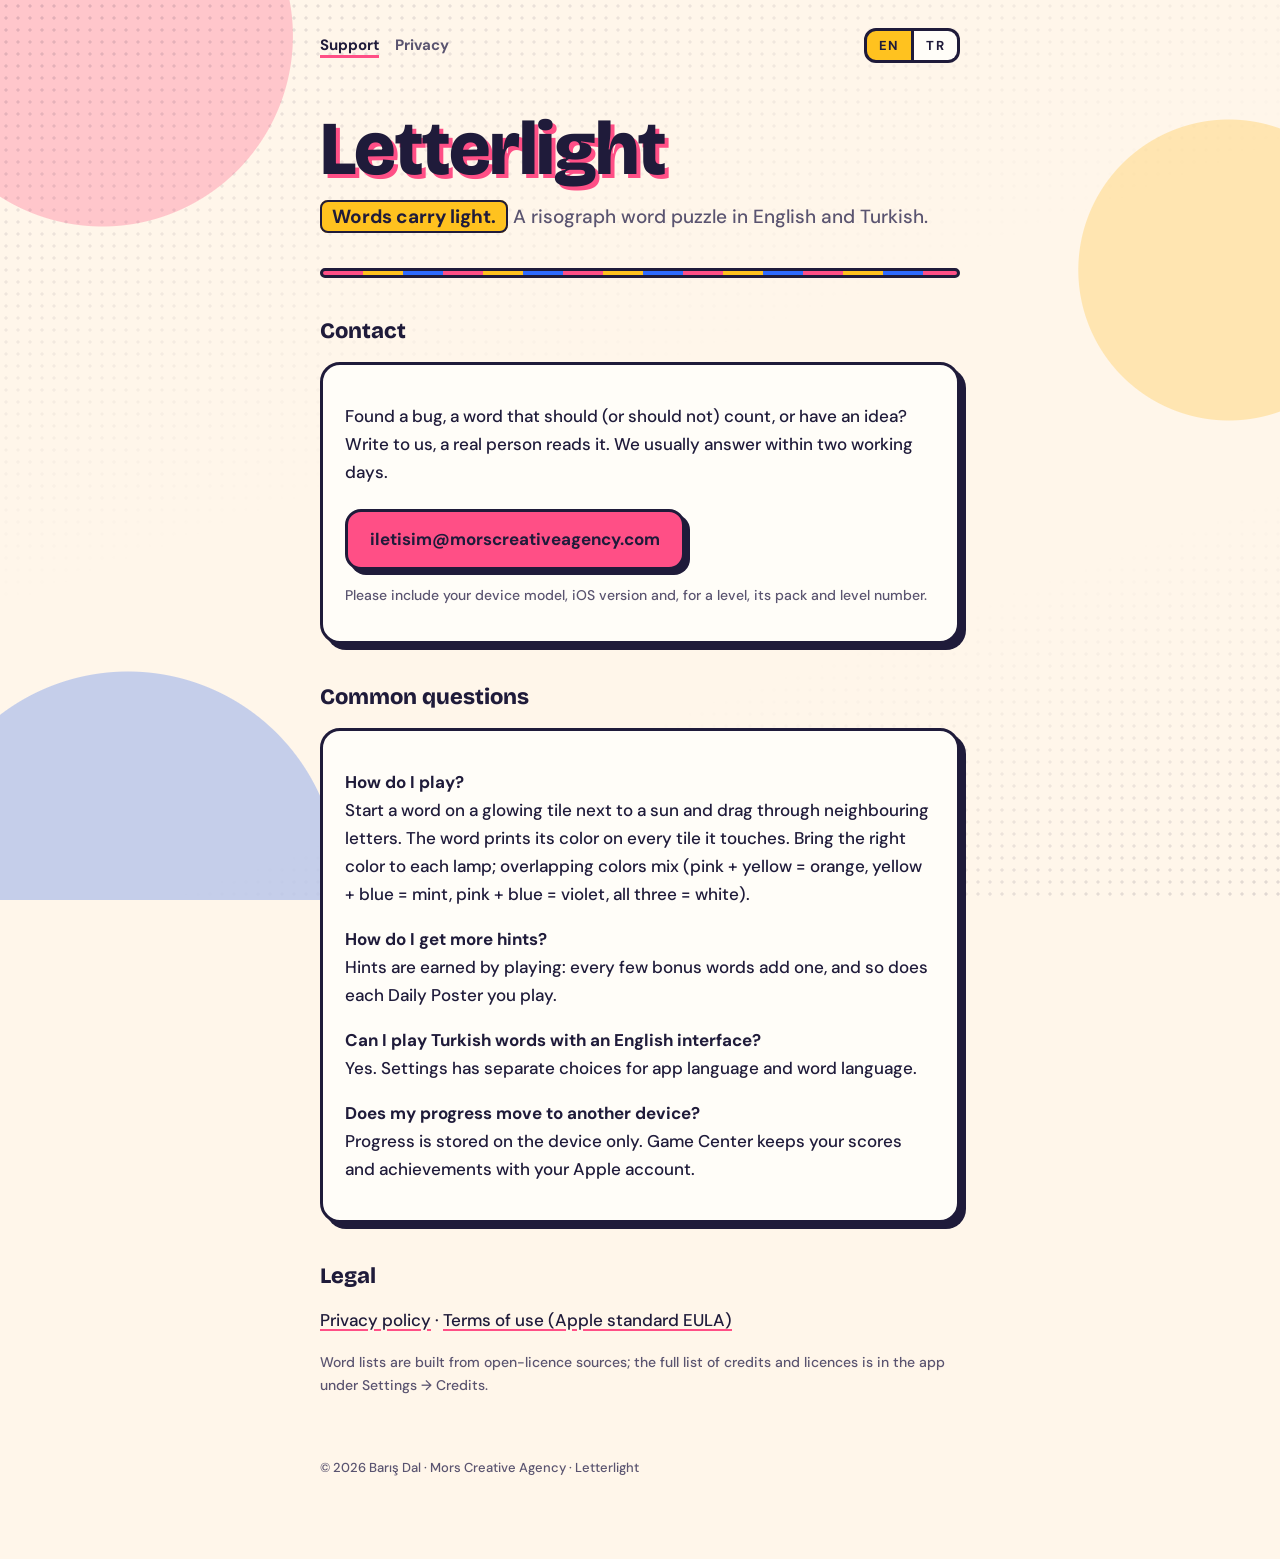
<file: index.html>
<!doctype html>
<html lang="en" data-l="en"><head>
<title>Letterlight · Support / Destek</title>
<meta charset="utf-8"><meta name="viewport" content="width=device-width,initial-scale=1"><meta name="color-scheme" content="light dark"><meta name="theme-color" content="#FFF6EA" media="(prefers-color-scheme: light)"><meta name="theme-color" content="#16132A" media="(prefers-color-scheme: dark)">
<link rel="preconnect" href="https://fonts.googleapis.com"><link rel="preconnect" href="https://fonts.gstatic.com" crossorigin>
<link href="https://fonts.googleapis.com/css2?family=Bricolage+Grotesque:opsz,wght@12..96,800&family=DM+Sans:wght@500;700&display=swap" rel="stylesheet"><link rel="stylesheet" href="style.css">
<meta name="description" content="Letterlight: Words carry light. Support and contact. / Letterlight destek ve iletişim.">
</head><body><div class="wrap">
<nav><div><a class="on" href="./"><span lang="en">Support</span><span lang="tr">Destek</span></a><a href="privacy.html"><span lang="en">Privacy</span><span lang="tr">Gizlilik</span></a></div>
<div class="lang"><button data-l="en">EN</button><button data-l="tr">TR</button></div></nav>

<h1 class="logo">Letterlight</h1>
<p class="tag" lang="en"><b>Words carry light.</b> A risograph word puzzle in English and Turkish.</p>
<p class="tag" lang="tr"><b>Kelimeler ışık taşır.</b> Türkçe ve İngilizce, risograf baskı tadında bir kelime bulmacası.</p>
<div class="rule"></div>

<h2><span lang="en">Contact</span><span lang="tr">İletişim</span></h2>
<div class="card">
<p lang="en">Found a bug, a word that should (or should not) count, or have an idea? Write to us, a real person reads it. We usually answer within two working days.</p>
<p lang="tr">Bir hata mı buldun, kabul edilmesi (ya da edilmemesi) gereken bir kelime mi var, ya da bir fikrin mi? Yaz, gerçek bir insan okur. Genelde iki iş günü içinde cevap veriyoruz.</p>
<a class="mail" href="mailto:iletisim@morscreativeagency.com?subject=Letterlight">iletisim@morscreativeagency.com</a>
<p class="small" lang="en">Please include your device model, iOS version and, for a level, its pack and level number.</p>
<p class="small" lang="tr">Yazarken cihaz modelini, iOS sürümünü ve bir bölümle ilgiliyse paket ve bölüm numarasını eklersen çok yardımcı olur.</p>
</div>

<h2><span lang="en">Common questions</span><span lang="tr">Sık sorulanlar</span></h2>
<div class="card" lang="en">
<p><b>How do I play?</b><br>Start a word on a glowing tile next to a sun and drag through neighbouring letters. The word prints its color on every tile it touches. Bring the right color to each lamp; overlapping colors mix (pink + yellow = orange, yellow + blue = mint, pink + blue = violet, all three = white).</p>
<p><b>How do I get more hints?</b><br>Hints are earned by playing: every few bonus words add one, and so does each Daily Poster you play.</p>
<p><b>Can I play Turkish words with an English interface?</b><br>Yes. Settings has separate choices for app language and word language.</p>
<p><b>Does my progress move to another device?</b><br>Progress is stored on the device only. Game Center keeps your scores and achievements with your Apple account.</p>
</div>
<div class="card" lang="tr">
<p><b>Nasıl oynanır?</b><br>Bir güneşin yanındaki parlayan harften başla, parmağını komşu harflerin üzerinde gezdir. Kelime, değdiği her kareye rengini basar. Her lambaya istediği rengi ulaştır; üst üste gelen renkler karışır (pembe + sarı = turuncu, sarı + mavi = nane yeşili, pembe + mavi = mor, üçü birden = beyaz).</p>
<p><b>Daha fazla ipucunu nasıl alırım?</b><br>İpuçları oynayarak kazanılır: birkaç bonus kelimede bir ipucu gelir, oynadığın her Günün Posteri de bir ipucu kazandırır.</p>
<p><b>İngilizce kelimelerle Türkçe arayüzde oynayabilir miyim?</b><br>Evet. Ayarlar'da uygulama dili ve kelime dili ayrı ayrı seçilir.</p>
<p><b>İlerlemem başka cihaza geçer mi?</b><br>İlerleme yalnızca cihazda saklanır. Game Center skorların ve başarımların Apple hesabına bağlıdır.</p>
</div>

<h2><span lang="en">Legal</span><span lang="tr">Hukuki</span></h2>
<p><a href="privacy.html"><span lang="en">Privacy policy</span><span lang="tr">Gizlilik politikası</span></a> ·
<a href="https://www.apple.com/legal/internet-services/itunes/dev/stdeula/"><span lang="en">Terms of use (Apple standard EULA)</span><span lang="tr">Kullanım koşulları (Apple standart EULA)</span></a></p>
<p class="small" lang="en">Word lists are built from open-licence sources; the full list of credits and licences is in the app under Settings → Credits.</p>
<p class="small" lang="tr">Kelime listeleri açık lisanslı kaynaklardan derlenmiştir; kaynakların ve lisansların tam listesi uygulamada Ayarlar → Emeği Geçenler bölümündedir.</p>

<footer>© 2026 Barış Dal · Mors Creative Agency · Letterlight</footer>
</div><script src="lang.js"></script></body></html>
</file>
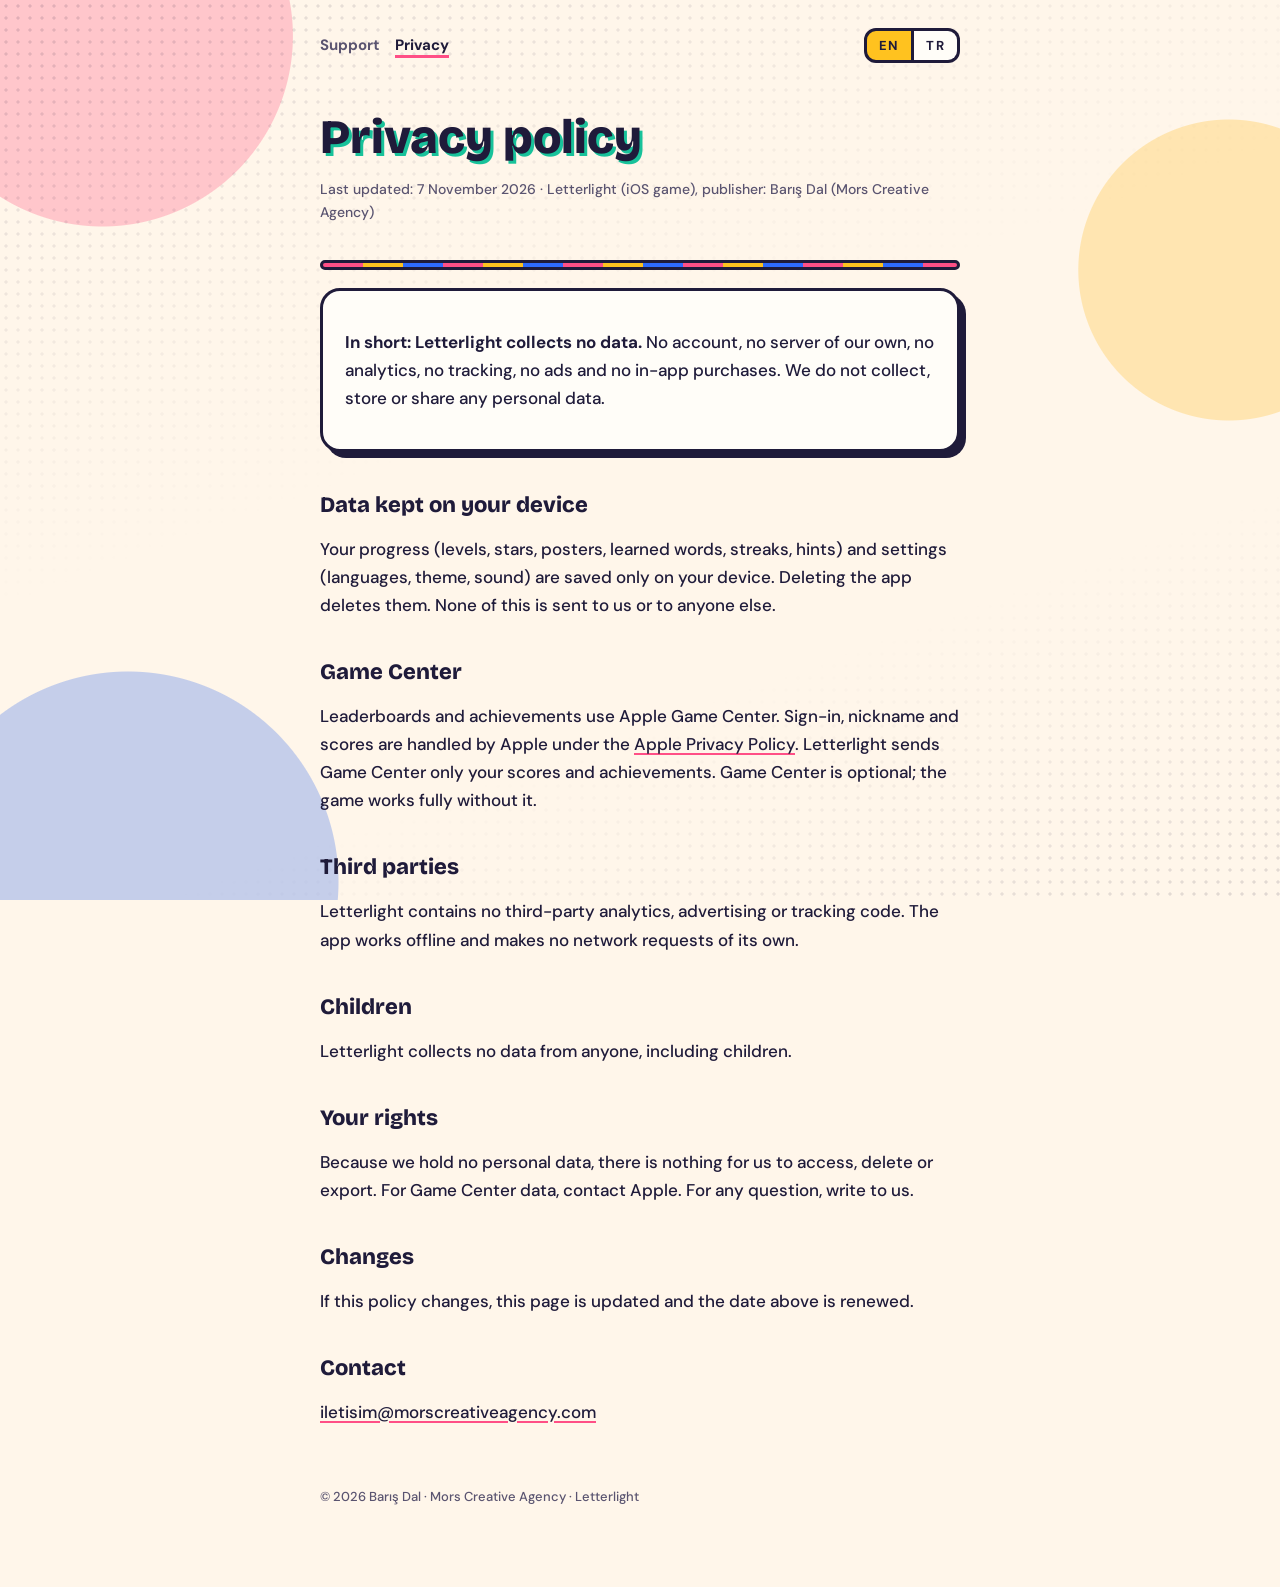
<file: privacy.html>
<!doctype html>
<html lang="en" data-l="en"><head>
<title>Letterlight · Privacy / Gizlilik</title>
<meta charset="utf-8"><meta name="viewport" content="width=device-width,initial-scale=1"><meta name="color-scheme" content="light dark"><meta name="theme-color" content="#FFF6EA" media="(prefers-color-scheme: light)"><meta name="theme-color" content="#16132A" media="(prefers-color-scheme: dark)">
<link rel="preconnect" href="https://fonts.googleapis.com"><link rel="preconnect" href="https://fonts.gstatic.com" crossorigin>
<link href="https://fonts.googleapis.com/css2?family=Bricolage+Grotesque:opsz,wght@12..96,800&family=DM+Sans:wght@500;700&display=swap" rel="stylesheet"><link rel="stylesheet" href="style.css">
<meta name="description" content="Letterlight privacy policy: no data collected. / Letterlight gizlilik politikası: veri toplanmaz.">
</head><body><div class="wrap">
<nav><div><a href="./"><span lang="en">Support</span><span lang="tr">Destek</span></a><a class="on" href="privacy.html"><span lang="en">Privacy</span><span lang="tr">Gizlilik</span></a></div>
<div class="lang"><button data-l="en">EN</button><button data-l="tr">TR</button></div></nav>

<h1 class="page" lang="en">Privacy policy</h1>
<h1 class="page" lang="tr">Gizlilik politikası</h1>
<p class="small" lang="en">Last updated: 7 November 2026 · Letterlight (iOS game), publisher: Barış Dal (Mors Creative Agency)</p>
<p class="small" lang="tr">Son güncelleme: 7 Kasım 2026 · Letterlight (iOS oyunu), yayıncı: Barış Dal (Mors Creative Agency)</p>
<div class="rule"></div>

<div lang="en">
<div class="card"><p><b>In short: Letterlight collects no data.</b> No account, no server of our own, no analytics, no tracking, no ads and no in-app purchases. We do not collect, store or share any personal data.</p></div>

<h2>Data kept on your device</h2>
<p>Your progress (levels, stars, posters, learned words, streaks, hints) and settings (languages, theme, sound) are saved only on your device. Deleting the app deletes them. None of this is sent to us or to anyone else.</p>

<h2>Game Center</h2>
<p>Leaderboards and achievements use Apple Game Center. Sign-in, nickname and scores are handled by Apple under the <a href="https://www.apple.com/legal/privacy/">Apple Privacy Policy</a>. Letterlight sends Game Center only your scores and achievements. Game Center is optional; the game works fully without it.</p>

<h2>Third parties</h2>
<p>Letterlight contains no third-party analytics, advertising or tracking code. The app works offline and makes no network requests of its own.</p>

<h2>Children</h2>
<p>Letterlight collects no data from anyone, including children.</p>

<h2>Your rights</h2>
<p>Because we hold no personal data, there is nothing for us to access, delete or export. For Game Center data, contact Apple. For any question, write to us.</p>

<h2>Changes</h2>
<p>If this policy changes, this page is updated and the date above is renewed.</p>
</div>

<div lang="tr">
<div class="card"><p><b>Kısaca: Letterlight hiçbir veri toplamaz.</b> Hesap yok, kendi sunucumuz yok, analiz yok, izleme yok, reklam yok, uygulama içi satın alma yok. Hiçbir kişisel veriyi toplamaz, saklamaz ve paylaşmayız.</p></div>

<h2>Cihazda saklanan veriler</h2>
<p>İlerlemen (bölümler, yıldızlar, posterler, öğrendiğin kelimeler, seriler, ipuçları) ve ayarların (diller, tema, ses) yalnızca cihazında saklanır. Uygulamayı silmek bunları da siler. Bu veriler ne bize ne de başkasına gönderilir.</p>

<h2>Game Center</h2>
<p>Skor tabloları ve başarımlar Apple Game Center ile çalışır. Giriş, takma ad ve skorlar Apple tarafından <a href="https://www.apple.com/legal/privacy/">Apple Gizlilik Politikası</a> uyarınca işlenir. Letterlight, Game Center'a yalnızca skorlarını ve başarımlarını gönderir. Game Center isteğe bağlıdır; oyun onsuz da tam olarak çalışır.</p>

<h2>Üçüncü taraflar</h2>
<p>Letterlight'ta üçüncü taraf analiz, reklam ya da izleme kodu yoktur. Uygulama internetsiz çalışır ve kendi başına hiçbir ağ isteği yapmaz.</p>

<h2>Çocuklar</h2>
<p>Letterlight, çocuklar dahil kimseden veri toplamaz.</p>

<h2>Haklarınız</h2>
<p>Kişisel veri tutmadığımız için erişilecek, silinecek ya da taşınacak bir verin elimizde yok. Game Center verileri için Apple'a başvurabilirsin. Her türlü soru için bize yaz.</p>

<h2>Değişiklikler</h2>
<p>Politika değişirse bu sayfa güncellenir ve üstteki tarih yenilenir.</p>
</div>

<h2><span lang="en">Contact</span><span lang="tr">İletişim</span></h2>
<p><a href="mailto:iletisim@morscreativeagency.com">iletisim@morscreativeagency.com</a></p>
<footer>© 2026 Barış Dal · Mors Creative Agency · Letterlight</footer>
</div><script src="lang.js"></script></body></html>
</file>
<file: style.css>
:root{--paper:#FFF6EA;--paper2:#F6E9D6;--ink:#1F1B3A;--soft:#5A5470;--card:#FFFDF8;--edge:#1F1B3A;--pink:#FF4F86;--sun:#FFC21F;--blue:#2E6BFF;--mint:#18C29A;--blend:multiply}
@media (prefers-color-scheme:dark){:root{--paper:#16132A;--paper2:#1E1A38;--ink:#F7EEDD;--soft:#B9B0CF;--card:#242046;--edge:#05040F;--pink:#FF6E9B;--sun:#FFD14F;--blue:#5B8CFF;--mint:#36DDB2;--blend:screen}}
*{box-sizing:border-box}
html{background:var(--paper);color-scheme:light dark}
body{margin:0;min-height:100vh;color:var(--ink);background:var(--paper);font:500 17px/1.65 "DM Sans",system-ui,-apple-system,"Segoe UI",sans-serif;-webkit-font-smoothing:antialiased;overflow-x:hidden}
body:before{content:"";position:fixed;inset:0;pointer-events:none;z-index:0;
 background:radial-gradient(circle at 8% 4%,var(--pink) 0 190px,transparent 191px),radial-gradient(circle at 96% 30%,var(--sun) 0 150px,transparent 151px),radial-gradient(circle at 10% 98%,var(--blue) 0 210px,transparent 211px);
 opacity:.28;mix-blend-mode:var(--blend)}
body:after{content:"";position:fixed;inset:0;pointer-events:none;z-index:0;background-image:radial-gradient(color-mix(in srgb,var(--ink) 14%,transparent) 1.4px,transparent 1.8px);background-size:12px 12px;
 -webkit-mask-image:linear-gradient(160deg,#000,transparent 45%,transparent 70%,#000);mask-image:linear-gradient(160deg,#000,transparent 45%,transparent 70%,#000)}
.wrap{max-width:680px;margin:0 auto;padding:28px 20px 80px;position:relative;z-index:1}
nav{display:flex;justify-content:space-between;align-items:center;gap:12px;margin-bottom:48px;font-size:15px;font-weight:700}
nav a{color:var(--soft);text-decoration:none;margin-right:16px}
nav a.on,nav a:hover{color:var(--ink);text-decoration:underline;text-decoration-thickness:3px;text-decoration-color:var(--pink);text-underline-offset:5px}
.lang{display:flex}
.lang button{background:var(--card);border:3px solid var(--edge);color:var(--ink);font:700 13px "DM Sans",sans-serif;letter-spacing:.1em;padding:6px 12px;cursor:pointer}
.lang button:first-child{border-radius:12px 0 0 12px}.lang button:last-child{border-radius:0 12px 12px 0;border-left:0}
.lang button.on{background:var(--sun);color:#1F1B3A}
.logo{font:800 clamp(46px,12vw,76px)/1 "Bricolage Grotesque",system-ui,sans-serif;letter-spacing:-.02em;margin:0;color:var(--ink);text-shadow:4px 4px 0 var(--pink)}
.tag{margin:14px 0 0;font-size:19px;color:var(--soft)}
.tag b{background:var(--sun);color:#1F1B3A;padding:2px 10px;border-radius:8px;border:2px solid var(--edge)}
h1.page{font:800 clamp(34px,8vw,48px)/1.1 "Bricolage Grotesque",system-ui,sans-serif;margin:0 0 8px;text-shadow:3px 3px 0 var(--mint)}
h2{font:800 22px "Bricolage Grotesque",sans-serif;margin:40px 0 12px}
.card{background:var(--card);border:3px solid var(--edge);border-radius:20px;padding:20px 22px;margin:18px 0;box-shadow:6px 6px 0 var(--edge)}
.mail{display:inline-block;max-width:100%;margin-top:6px;padding:13px 22px;border-radius:16px;border:3px solid var(--edge);background:var(--pink);color:#1F1B3A;text-decoration:none;font-weight:700;box-shadow:5px 5px 0 var(--edge);overflow-wrap:anywhere;text-align:center}
.mail:active{transform:translate(3px,3px);box-shadow:2px 2px 0 var(--edge)}
.small{font-size:14px;color:var(--soft)}
.rule{height:10px;margin:36px 0 8px;background:repeating-linear-gradient(90deg,var(--pink) 0 40px,var(--sun) 40px 80px,var(--blue) 80px 120px);border:3px solid var(--edge);border-radius:99px}
p,li{color:var(--ink)}ul{padding-left:20px}li{margin:6px 0}
a{color:inherit;text-decoration-color:var(--pink);text-decoration-thickness:2px;text-underline-offset:3px}
p,li,a{overflow-wrap:anywhere}
footer{margin-top:60px;font-size:13px;color:var(--soft)}
body [lang]{display:none}
html[data-l="tr"] body [lang="tr"],html[data-l="en"] body [lang="en"]{display:revert}
html[data-l="tr"] body span[lang="tr"],html[data-l="en"] body span[lang="en"]{display:inline}
@media(max-width:480px){.card{padding:16px}nav a{margin-right:10px}}
</file>
